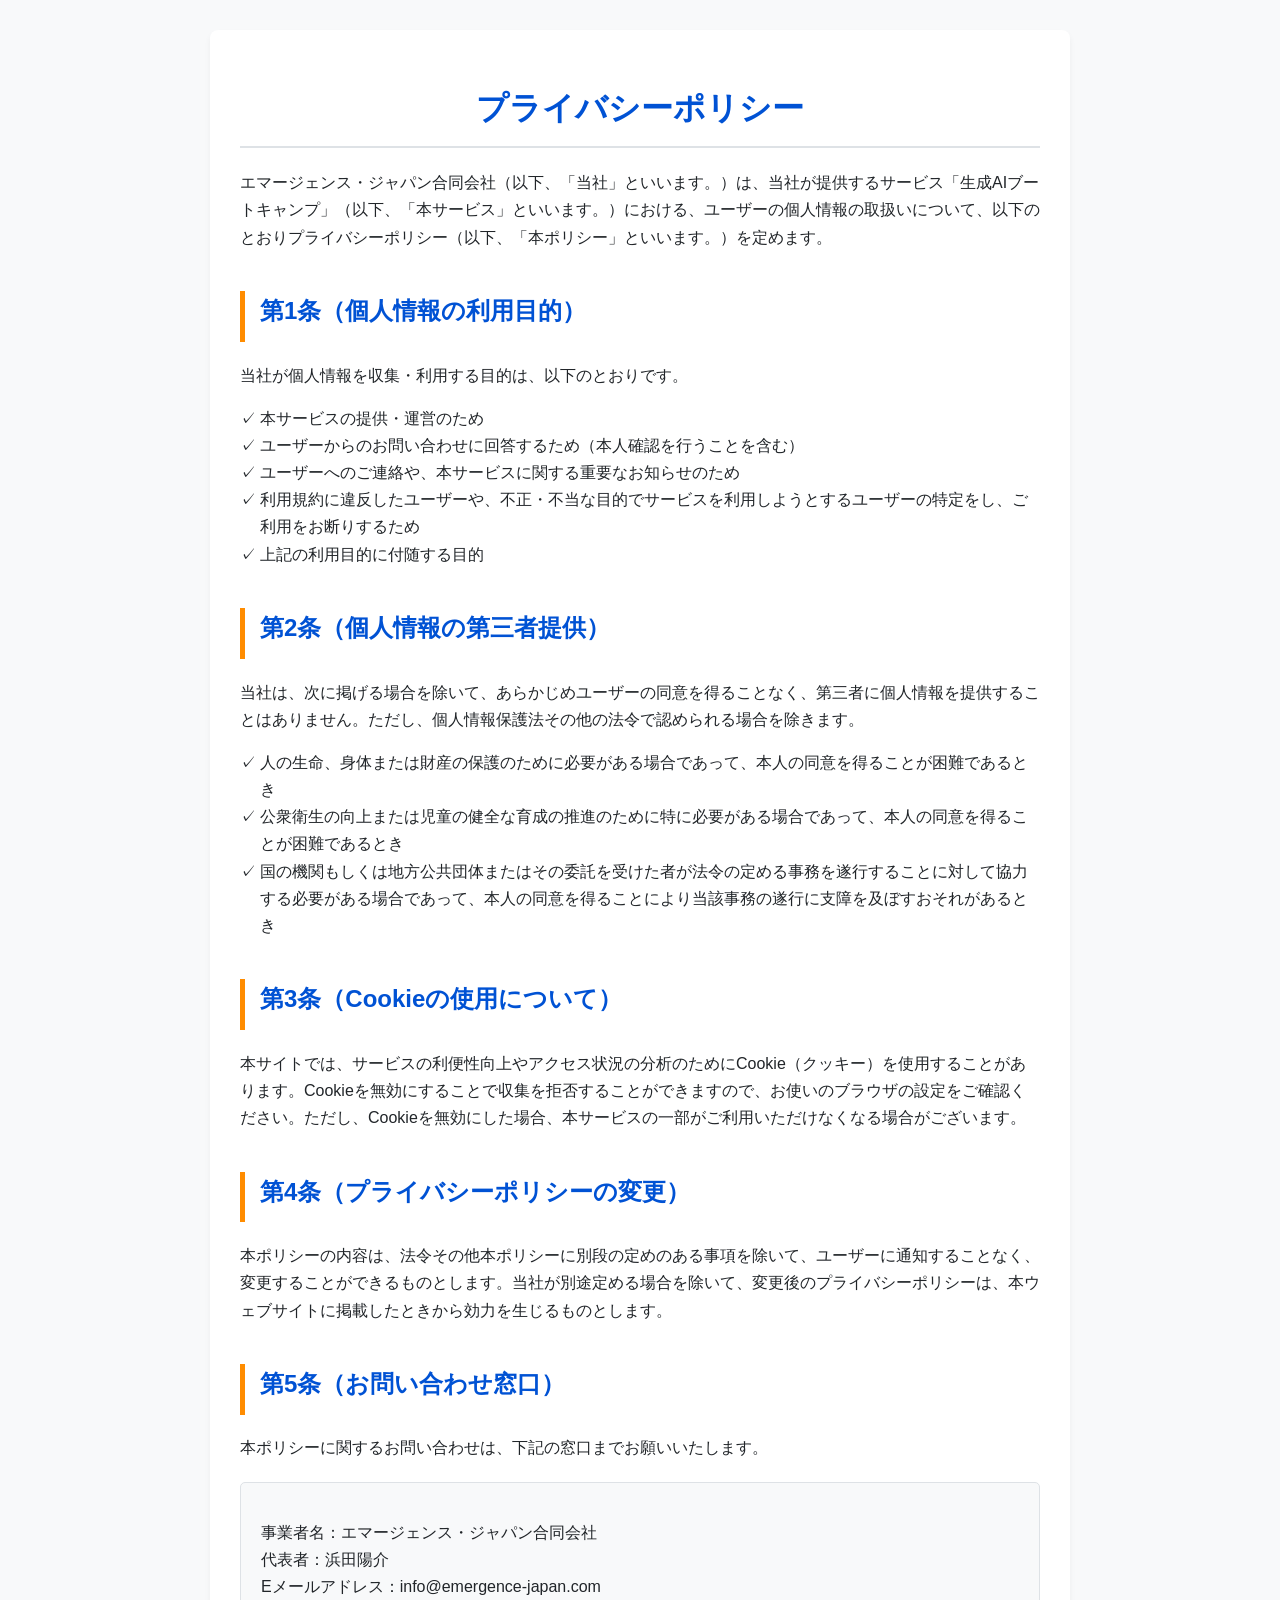
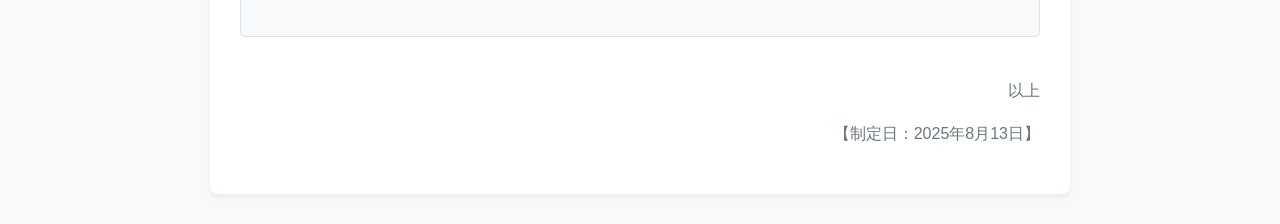
<file: privacy-policy.html>
<!DOCTYPE html>
<html lang="ja">
<head>
    <meta charset="UTF-8">
    <meta name="viewport" content="width=device-width, initial-scale=1.0">
    <title>プライバシーポリシー - 生成AIブートキャンプ</title>
    <style>
        body { 
            font-family: -apple-system, BlinkMacSystemFont, "Segoe UI", Roboto, "Helvetica Neue", Arial, sans-serif;
            line-height: 1.7;
            margin: 0;
            padding: 0;
            background-color: #f8f9fa;
            color: #212529;
        }
        .container { 
            max-width: 800px; 
            margin: 30px auto; 
            padding: 30px; 
            background-color: #ffffff; 
            border-radius: 8px;
            box-shadow: 0 4px 6px rgba(0,0,0,0.05);
        }
        h1, h2 { 
            color: #0052D4;
            border-bottom: 2px solid #dee2e6;
            padding-bottom: 10px;
        }
        h1 {
            text-align: center;
            font-size: 2rem;
        }
        h2 {
            font-size: 1.5rem;
            margin-top: 40px;
            border-left: 5px solid #FF8C00;
            padding-left: 15px;
            border-bottom: none;
        }
        p, li { 
            font-size: 1rem; 
        }
        ul { 
            padding-left: 20px;
            list-style-type: "✓ ";
        }
        .contact-info { 
            background-color: #f8f9fa; 
            border: 1px solid #dee2e6; 
            padding: 20px; 
            margin-top: 20px; 
            border-radius: 5px;
        }
        .footer-note {
            text-align: right;
            margin-top: 40px;
            font-size: 0.9rem;
            color: #6c757d;
        }
        a {
            color: #0052D4;
        }
        a:hover {
            text-decoration: none;
        }
    </style>
</head>
<body>
    <div class="container">
        <h1>プライバシーポリシー</h1>
        <p>エマージェンス・ジャパン合同会社（以下、「当社」といいます。）は、当社が提供するサービス「生成AIブートキャンプ」（以下、「本サービス」といいます。）における、ユーザーの個人情報の取扱いについて、以下のとおりプライバシーポリシー（以下、「本ポリシー」といいます。）を定めます。</p>

        <h2>第1条（個人情報の利用目的）</h2>
        <p>当社が個人情報を収集・利用する目的は、以下のとおりです。</p>
        <ul>
            <li>本サービスの提供・運営のため</li>
            <li>ユーザーからのお問い合わせに回答するため（本人確認を行うことを含む）</li>
            <li>ユーザーへのご連絡や、本サービスに関する重要なお知らせのため</li>
            <li>利用規約に違反したユーザーや、不正・不当な目的でサービスを利用しようとするユーザーの特定をし、ご利用をお断りするため</li>
            <li>上記の利用目的に付随する目的</li>
        </ul>

        <h2>第2条（個人情報の第三者提供）</h2>
        <p>当社は、次に掲げる場合を除いて、あらかじめユーザーの同意を得ることなく、第三者に個人情報を提供することはありません。ただし、個人情報保護法その他の法令で認められる場合を除きます。</p>
        <ul>
            <li>人の生命、身体または財産の保護のために必要がある場合であって、本人の同意を得ることが困難であるとき</li>
            <li>公衆衛生の向上または児童の健全な育成の推進のために特に必要がある場合であって、本人の同意を得ることが困難であるとき</li>
            <li>国の機関もしくは地方公共団体またはその委託を受けた者が法令の定める事務を遂行することに対して協力する必要がある場合であって、本人の同意を得ることにより当該事務の遂行に支障を及ぼすおそれがあるとき</li>
        </ul>

        <h2>第3条（Cookieの使用について）</h2>
        <p>本サイトでは、サービスの利便性向上やアクセス状況の分析のためにCookie（クッキー）を使用することがあります。Cookieを無効にすることで収集を拒否することができますので、お使いのブラウザの設定をご確認ください。ただし、Cookieを無効にした場合、本サービスの一部がご利用いただけなくなる場合がございます。</p>

        <h2>第4条（プライバシーポリシーの変更）</h2>
        <p>本ポリシーの内容は、法令その他本ポリシーに別段の定めのある事項を除いて、ユーザーに通知することなく、変更することができるものとします。当社が別途定める場合を除いて、変更後のプライバシーポリシーは、本ウェブサイトに掲載したときから効力を生じるものとします。</p>

        <h2>第5条（お問い合わせ窓口）</h2>
        <p>本ポリシーに関するお問い合わせは、下記の窓口までお願いいたします。</p>
        <div class="contact-info">
            <p>
                事業者名：エマージェンス・ジャパン合同会社<br>
                代表者：浜田陽介<br>
                Eメールアドレス：info@emergence-japan.com
            </p>
        </div>
        
        <div class="footer-note">
            <p>以上</p>
            <p>【制定日：2025年8月13日】</p>
        </div>
    </div>
</body>
</html>
</file>
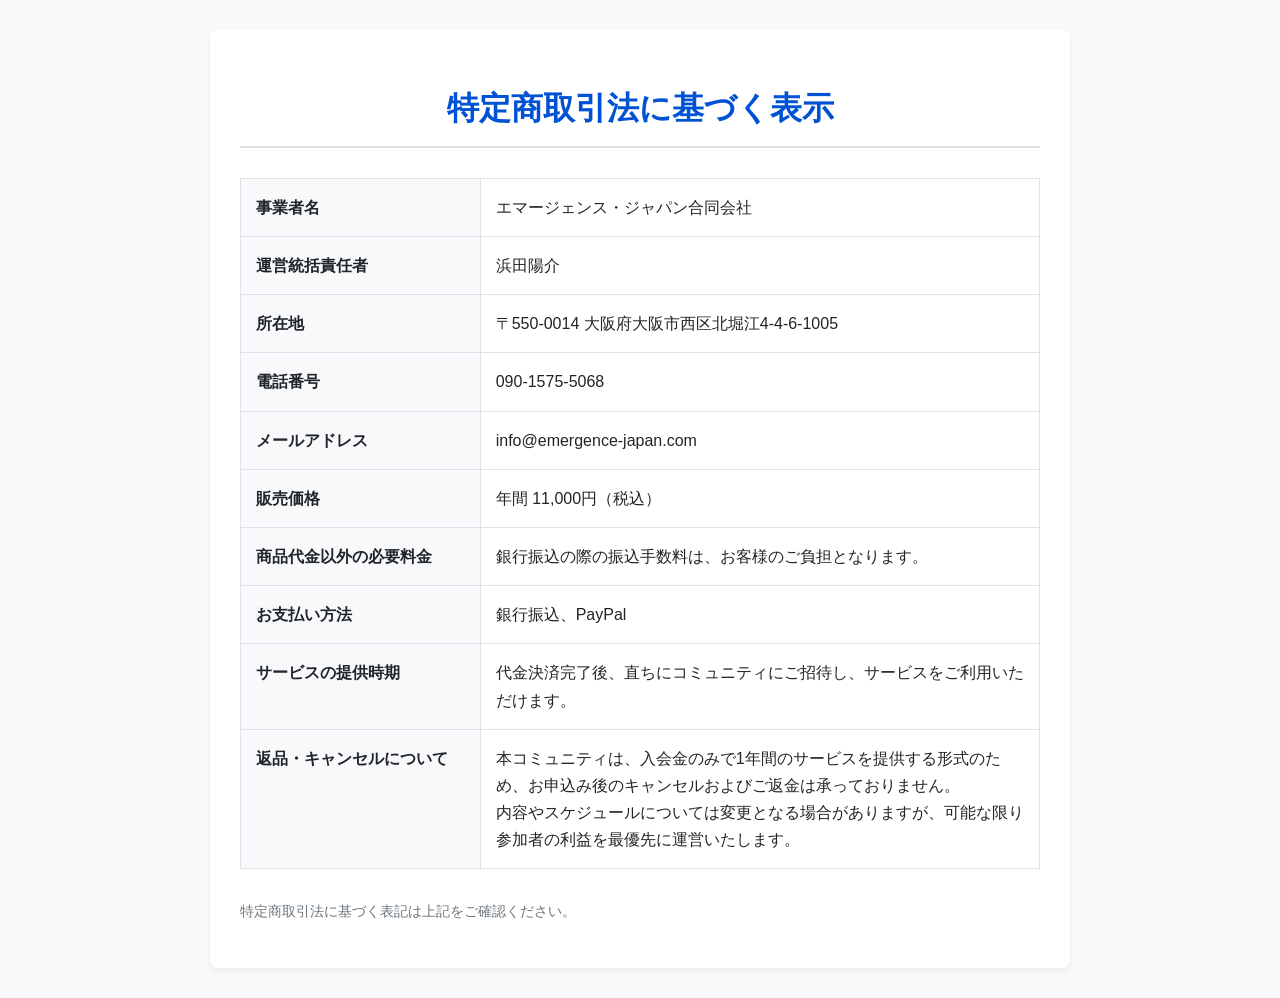
<file: tokushoho.html>
<!DOCTYPE html>
<html lang="ja">
<head>
    <meta charset="UTF-8">
    <meta name="viewport" content="width=device-width, initial-scale=1.0">
    <title>特定商取引法に基づく表示 - 生成AIブートキャンプ</title>
    <style>
        body { 
            font-family: -apple-system, BlinkMacSystemFont, "Segoe UI", Roboto, "Helvetica Neue", Arial, sans-serif;
            line-height: 1.7;
            margin: 0;
            padding: 0;
            background-color: #f8f9fa;
            color: #212529;
        }
        .container { 
            max-width: 800px; 
            margin: 30px auto; 
            padding: 30px; 
            background-color: #ffffff; 
            border-radius: 8px;
            box-shadow: 0 4px 6px rgba(0,0,0,0.05);
        }
        h1 {
            text-align: center;
            font-size: 2rem;
            color: #0052D4;
            border-bottom: 2px solid #dee2e6;
            padding-bottom: 10px;
        }
        table {
            width: 100%;
            border-collapse: collapse;
            margin-top: 30px;
        }
        th, td {
            border: 1px solid #dee2e6;
            padding: 15px;
            text-align: left;
            vertical-align: top;
        }
        th {
            background-color: #f8f9fa;
            width: 30%;
            font-weight: 600;
        }
        .notes {
            margin-top: 30px;
            font-size: 0.9rem;
            color: #6c757d;
        }
    </style>
</head>
<body>
    <div class="container">
        <h1>特定商取引法に基づく表示</h1>
        <table>
            <tr>
                <th>事業者名</th>
                <td>エマージェンス・ジャパン合同会社</td>
            </tr>
            <tr>
                <th>運営統括責任者</th>
                <td>浜田陽介</td>
            </tr>
            <tr>
                <th>所在地</th>
                <td>〒550-0014 大阪府大阪市西区北堀江4-4-6-1005</td>
            </tr>
            <tr>
                <th>電話番号</th>
                <td>090-1575-5068</td>
            </tr>
            <tr>
                <th>メールアドレス</th>
                <td>info@emergence-japan.com</td>
            </tr>
            <tr>
                <th>販売価格</th>
                <td>年間 11,000円（税込）</td>
            </tr>
            <tr>
                <th>商品代金以外の必要料金</th>
                <td>銀行振込の際の振込手数料は、お客様のご負担となります。</td>
            </tr>
            <tr>
                <th>お支払い方法</th>
                <td>銀行振込、PayPal</td>
            </tr>
            <tr>
                <th>サービスの提供時期</th>
                <td>代金決済完了後、直ちにコミュニティにご招待し、サービスをご利用いただけます。</td>
            </tr>
            <tr>
                <th>返品・キャンセルについて</th>
                <td>本コミュニティは、入会金のみで1年間のサービスを提供する形式のため、お申込み後のキャンセルおよびご返金は承っておりません。<br>内容やスケジュールについては変更となる場合がありますが、可能な限り参加者の利益を最優先に運営いたします。</td>
            </tr>
        </table>
        <div class="notes">
            <p>特定商取引法に基づく表記は上記をご確認ください。</p>
        </div>
    </div>
</body>
</html>
</file>
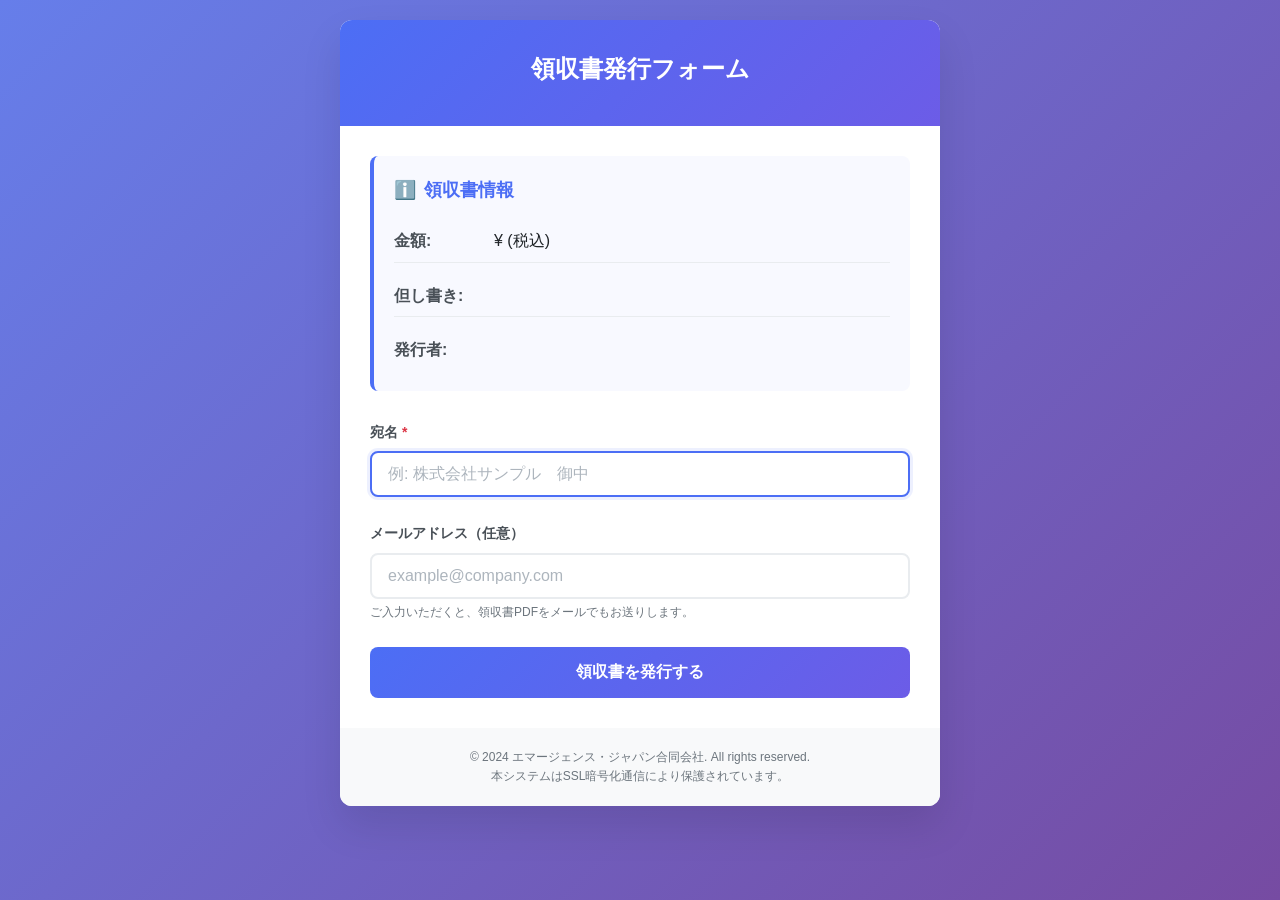
<file: recept-app/form.html>
<!DOCTYPE html>
<html lang="ja">
<head>
  <meta charset="UTF-8">
  <meta name="viewport" content="width=device-width, initial-scale=1.0">
  <title>領収書発行フォーム - エマージェンス・ジャパン合同会社</title>
  <style>
    * {
      margin: 0;
      padding: 0;
      box-sizing: border-box;
    }
    
    body {
      font-family: 'Hiragino Kaku Gothic ProN', 'Hiragino Sans', Meiryo, sans-serif;
      line-height: 1.6;
      color: #333;
      background: linear-gradient(135deg, #667eea 0%, #764ba2 100%);
      min-height: 100vh;
      padding: 20px;
    }
    
    .container {
      max-width: 600px;
      margin: 0 auto;
      background: white;
      border-radius: 12px;
      box-shadow: 0 20px 40px rgba(0, 0, 0, 0.1);
      overflow: hidden;
    }
    
    .header {
      background: linear-gradient(135deg, #4c6ef5 0%, #6c5ce7 100%);
      color: white;
      padding: 30px;
      text-align: center;
    }
    
    .header h1 {
      font-size: 24px;
      margin-bottom: 8px;
      font-weight: 600;
    }
    
    .header p {
      opacity: 0.9;
      font-size: 14px;
    }
    
    .form-content {
      padding: 30px;
    }
    
    .info-section {
      background: #f8f9ff;
      border-radius: 8px;
      padding: 20px;
      margin-bottom: 30px;
      border-left: 4px solid #4c6ef5;
    }
    
    .info-section h2 {
      color: #4c6ef5;
      font-size: 18px;
      margin-bottom: 15px;
      display: flex;
      align-items: center;
    }
    
    .info-section h2::before {
      content: "ℹ️";
      margin-right: 8px;
    }
    
    .info-grid {
      display: grid;
      gap: 12px;
    }
    
    .info-item {
      display: flex;
      padding: 8px 0;
      border-bottom: 1px solid #e9ecef;
    }
    
    .info-item:last-child {
      border-bottom: none;
    }
    
    .info-label {
      font-weight: 600;
      color: #495057;
      min-width: 100px;
    }
    
    .info-value {
      color: #212529;
      font-weight: 500;
    }
    
    .form-group {
      margin-bottom: 25px;
    }
    
    .form-group label {
      display: block;
      margin-bottom: 8px;
      color: #495057;
      font-weight: 600;
      font-size: 14px;
    }
    
    .required {
      color: #dc3545;
    }
    
    .form-control {
      width: 100%;
      padding: 12px 16px;
      border: 2px solid #e9ecef;
      border-radius: 8px;
      font-size: 16px;
      transition: all 0.3s ease;
      font-family: inherit;
    }
    
    .form-control:focus {
      outline: none;
      border-color: #4c6ef5;
      box-shadow: 0 0 0 3px rgba(76, 110, 245, 0.1);
    }
    
    .form-control::placeholder {
      color: #adb5bd;
    }
    
    .submit-btn {
      width: 100%;
      background: linear-gradient(135deg, #4c6ef5 0%, #6c5ce7 100%);
      color: white;
      padding: 15px 24px;
      border: none;
      border-radius: 8px;
      font-size: 16px;
      font-weight: 600;
      cursor: pointer;
      transition: all 0.3s ease;
      position: relative;
      overflow: hidden;
    }
    
    .submit-btn:hover {
      transform: translateY(-2px);
      box-shadow: 0 8px 25px rgba(76, 110, 245, 0.3);
    }
    
    .submit-btn:active {
      transform: translateY(0);
    }
    
    .submit-btn:disabled {
      opacity: 0.6;
      cursor: not-allowed;
      transform: none;
    }
    
    .loading {
      display: none;
      align-items: center;
      justify-content: center;
    }
    
    .loading::before {
      content: "";
      width: 20px;
      height: 20px;
      border: 2px solid rgba(255, 255, 255, 0.3);
      border-radius: 50%;
      border-top-color: white;
      animation: spin 1s linear infinite;
      margin-right: 8px;
    }
    
    @keyframes spin {
      to {
        transform: rotate(360deg);
      }
    }
    
    .result {
      display: none;
      padding: 20px;
      margin-top: 20px;
      border-radius: 8px;
      text-align: center;
    }
    
    .result.success {
      background: #d1e7dd;
      border: 1px solid #a3cfbb;
      color: #0a3622;
    }
    
    .result.error {
      background: #f8d7da;
      border: 1px solid #f1aeb5;
      color: #58151c;
    }
    
    .result h3 {
      margin-bottom: 15px;
      font-size: 18px;
    }
    
    .download-link {
      display: inline-block;
      background: #198754;
      color: white;
      padding: 12px 24px;
      text-decoration: none;
      border-radius: 6px;
      font-weight: 600;
      margin-top: 15px;
      transition: background 0.3s ease;
    }
    
    .download-link:hover {
      background: #146c43;
    }
    
    .footer {
      background: #f8f9fa;
      padding: 20px;
      text-align: center;
      font-size: 12px;
      color: #6c757d;
    }
    
    @media (max-width: 768px) {
      body {
        padding: 10px;
      }
      
      .header {
        padding: 20px;
      }
      
      .header h1 {
        font-size: 20px;
      }
      
      .form-content {
        padding: 20px;
      }
      
      .info-section {
        padding: 15px;
      }
    }
  </style>
</head>
<body>
  <div class="container">
    <div class="header">
      <h1>領収書発行フォーム</h1>
      <p><?!= company ?></p>
    </div>
    
    <div class="form-content">
      <div class="info-section">
        <h2>領収書情報</h2>
        <div class="info-grid">
          <div class="info-item">
            <span class="info-label">金額:</span>
            <span class="info-value">¥<?!= Number(amount).toLocaleString() ?> (税込)</span>
          </div>
          <div class="info-item">
            <span class="info-label">但し書き:</span>
            <span class="info-value"><?!= description ?></span>
          </div>
          <div class="info-item">
            <span class="info-label">発行者:</span>
            <span class="info-value"><?!= company ?></span>
          </div>
        </div>
      </div>
      
      <form id="receiptForm">
        <input type="hidden" name="token" value="<?!= token ?>">
        
        <div class="form-group">
          <label for="bill_to">
            宛名 <span class="required">*</span>
          </label>
          <input 
            type="text" 
            id="bill_to" 
            name="bill_to" 
            class="form-control" 
            placeholder="例: 株式会社サンプル　御中"
            required
            maxlength="100"
          >
        </div>
        
        <div class="form-group">
          <label for="customer_email">
            メールアドレス（任意）
          </label>
          <input 
            type="email" 
            id="customer_email" 
            name="customer_email" 
            class="form-control" 
            placeholder="example@company.com"
            maxlength="100"
          >
          <small style="color: #6c757d; font-size: 12px; margin-top: 4px; display: block;">
            ご入力いただくと、領収書PDFをメールでもお送りします。
          </small>
        </div>
        
        <button type="submit" class="submit-btn" id="submitBtn">
          <span class="btn-text">領収書を発行する</span>
          <span class="loading">発行中...</span>
        </button>
      </form>
      
      <div id="result" class="result"></div>
    </div>
    
    <div class="footer">
      <p>© 2024 エマージェンス・ジャパン合同会社. All rights reserved.</p>
      <p>本システムはSSL暗号化通信により保護されています。</p>
    </div>
  </div>

  <script>
    document.getElementById('receiptForm').addEventListener('submit', async function(e) {
      e.preventDefault();
      
      const submitBtn = document.getElementById('submitBtn');
      const btnText = submitBtn.querySelector('.btn-text');
      const loading = submitBtn.querySelector('.loading');
      const result = document.getElementById('result');
      
      // ボタン状態変更
      submitBtn.disabled = true;
      btnText.style.display = 'none';
      loading.style.display = 'flex';
      result.style.display = 'none';
      
      try {
        const formData = new FormData(this);
        
        const response = await fetch(window.location.href, {
          method: 'POST',
          body: new URLSearchParams(formData)
        });

        console.log('Response status:', response.status);
        console.log('Response content-type:', response.headers.get('content-type'));

        const responseText = await response.text();
        console.log('Raw response text:', responseText);

        if (responseText.startsWith('<')) {
          throw new Error('サーバーからHTMLレスポンスが返されました: ' + responseText.substring(0, 100));
        }

        const data = JSON.parse(responseText);
        
        if (data.success) {
          result.className = 'result success';
          result.innerHTML = `
            <h3>✅ ${data.message}</h3>
            <p><strong>領収書番号:</strong> ${data.receiptNo}</p>
            <p>下記のボタンをクリックして領収書PDFをダウンロードしてください。</p>
            ${data.downloadUrl ? `<a href="${data.downloadUrl}" class="download-link" download>📄 領収書PDFをダウンロード</a>` : ''}
            <p style="margin-top: 15px; font-size: 14px; color: #6c757d;">
              メールアドレスをご入力いただいた場合、PDFをメールでもお送りしております。
            </p>
          `;
        } else {
          throw new Error(data.error || '不明なエラーが発生しました');
        }
        
      } catch (error) {
        console.error('Error:', error);
        result.className = 'result error';
        result.innerHTML = `
          <h3>❌ エラーが発生しました</h3>
          <p>${error.message}</p>
          <p style="margin-top: 15px; font-size: 14px;">
            問題が解決しない場合は、お手数ですが下記までお問い合わせください。<br>
            Email: info@emergence-japan.com
          </p>
        `;
      } finally {
        // ボタン状態を戻す
        submitBtn.disabled = false;
        btnText.style.display = 'inline';
        loading.style.display = 'none';
        result.style.display = 'block';
        
        // 結果表示位置にスクロール
        result.scrollIntoView({ behavior: 'smooth', block: 'center' });
      }
    });
    
    // 宛名入力フィールドにフォーカス
    document.getElementById('bill_to').focus();
    
    // リアルタイム入力検証
    document.getElementById('bill_to').addEventListener('input', function(e) {
      const value = e.target.value.trim();
      const submitBtn = document.getElementById('submitBtn');
      
      if (value.length > 0) {
        submitBtn.style.opacity = '1';
      } else {
        submitBtn.style.opacity = '0.6';
      }
    });
    
    // Enterキーでの送信防止（誤送信を防ぐ）
    document.getElementById('bill_to').addEventListener('keypress', function(e) {
      if (e.key === 'Enter') {
        e.preventDefault();
      }
    });
  </script>
</body>
</html>
</file>
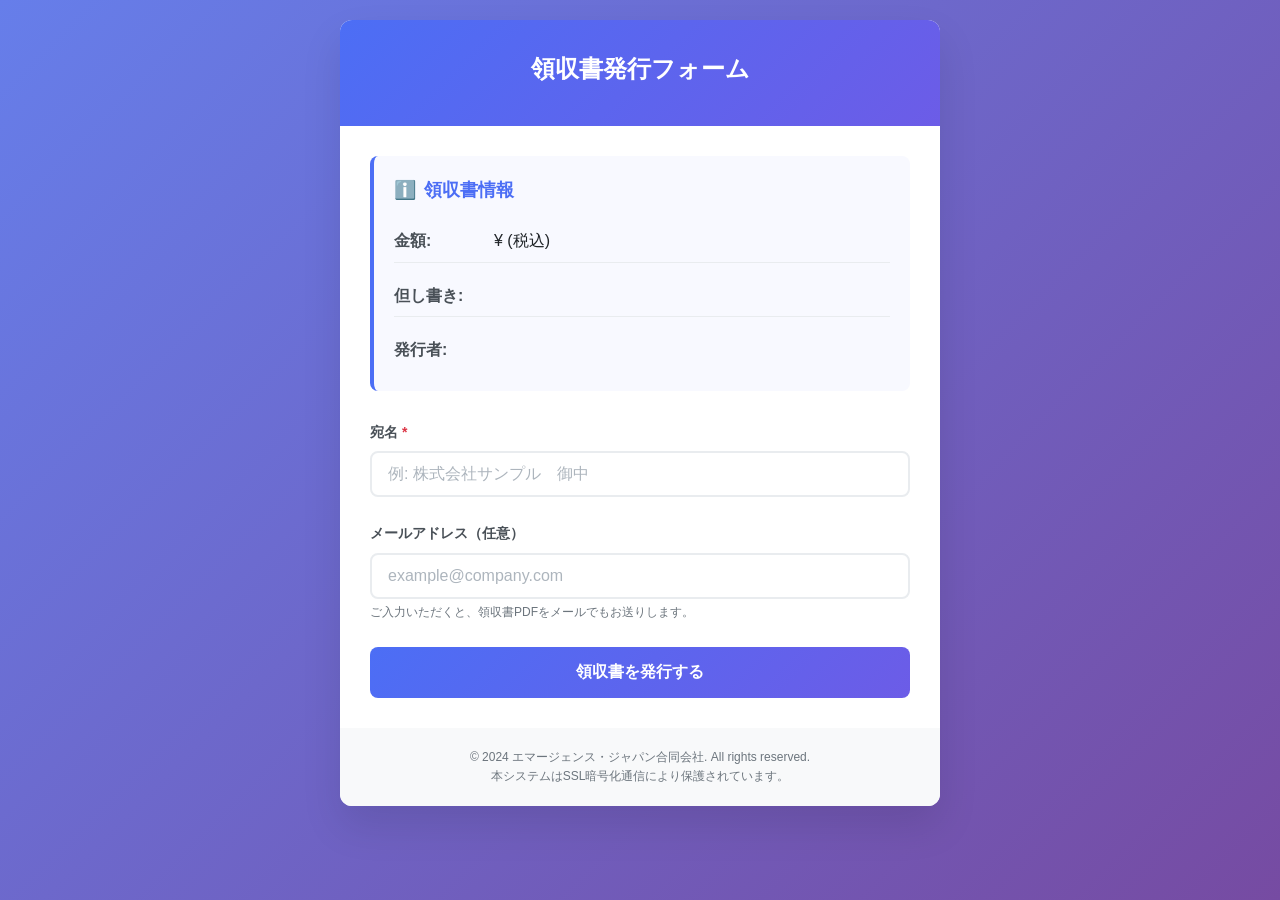
<file: recept-app/form_GET版.html>
<!DOCTYPE html>
<html lang="ja">
<head>
  <meta charset="UTF-8">
  <meta name="viewport" content="width=device-width, initial-scale=1.0">
  <title>領収書発行フォーム - エマージェンス・ジャパン合同会社</title>
  <style>
    * {
      margin: 0;
      padding: 0;
      box-sizing: border-box;
    }
    
    body {
      font-family: 'Hiragino Kaku Gothic ProN', 'Hiragino Sans', Meiryo, sans-serif;
      line-height: 1.6;
      color: #333;
      background: linear-gradient(135deg, #667eea 0%, #764ba2 100%);
      min-height: 100vh;
      padding: 20px;
    }
    
    .container {
      max-width: 600px;
      margin: 0 auto;
      background: white;
      border-radius: 12px;
      box-shadow: 0 20px 40px rgba(0, 0, 0, 0.1);
      overflow: hidden;
    }
    
    .header {
      background: linear-gradient(135deg, #4c6ef5 0%, #6c5ce7 100%);
      color: white;
      padding: 30px;
      text-align: center;
    }
    
    .header h1 {
      font-size: 24px;
      margin-bottom: 8px;
      font-weight: 600;
    }
    
    .header p {
      opacity: 0.9;
      font-size: 14px;
    }
    
    .form-content {
      padding: 30px;
    }
    
    .info-section {
      background: #f8f9ff;
      border-radius: 8px;
      padding: 20px;
      margin-bottom: 30px;
      border-left: 4px solid #4c6ef5;
    }
    
    .info-section h2 {
      color: #4c6ef5;
      font-size: 18px;
      margin-bottom: 15px;
      display: flex;
      align-items: center;
    }
    
    .info-section h2::before {
      content: "ℹ️";
      margin-right: 8px;
    }
    
    .info-grid {
      display: grid;
      gap: 12px;
    }
    
    .info-item {
      display: flex;
      padding: 8px 0;
      border-bottom: 1px solid #e9ecef;
    }
    
    .info-item:last-child {
      border-bottom: none;
    }
    
    .info-label {
      font-weight: 600;
      color: #495057;
      min-width: 100px;
    }
    
    .info-value {
      color: #212529;
      font-weight: 500;
    }
    
    .form-group {
      margin-bottom: 25px;
    }
    
    .form-group label {
      display: block;
      margin-bottom: 8px;
      color: #495057;
      font-weight: 600;
      font-size: 14px;
    }
    
    .required {
      color: #dc3545;
    }
    
    .form-control {
      width: 100%;
      padding: 12px 16px;
      border: 2px solid #e9ecef;
      border-radius: 8px;
      font-size: 16px;
      transition: all 0.3s ease;
      font-family: inherit;
    }
    
    .form-control:focus {
      outline: none;
      border-color: #4c6ef5;
      box-shadow: 0 0 0 3px rgba(76, 110, 245, 0.1);
    }
    
    .form-control::placeholder {
      color: #adb5bd;
    }
    
    .submit-btn {
      width: 100%;
      background: linear-gradient(135deg, #4c6ef5 0%, #6c5ce7 100%);
      color: white;
      padding: 15px 24px;
      border: none;
      border-radius: 8px;
      font-size: 16px;
      font-weight: 600;
      cursor: pointer;
      transition: all 0.3s ease;
    }
    
    .submit-btn:hover {
      transform: translateY(-2px);
      box-shadow: 0 8px 25px rgba(76, 110, 245, 0.3);
    }
    
    .submit-btn:active {
      transform: translateY(0);
    }
    
    .footer {
      background: #f8f9fa;
      padding: 20px;
      text-align: center;
      font-size: 12px;
      color: #6c757d;
    }
    
    @media (max-width: 768px) {
      body {
        padding: 10px;
      }
      
      .header {
        padding: 20px;
      }
      
      .header h1 {
        font-size: 20px;
      }
      
      .form-content {
        padding: 20px;
      }
      
      .info-section {
        padding: 15px;
      }
    }
  </style>
</head>
<body>
  <div class="container">
    <div class="header">
      <h1>領収書発行フォーム</h1>
      <p><?!= company ?></p>
    </div>
    
    <div class="form-content">
      <div class="info-section">
        <h2>領収書情報</h2>
        <div class="info-grid">
          <div class="info-item">
            <span class="info-label">金額:</span>
            <span class="info-value">¥<?!= Number(amount).toLocaleString() ?> (税込)</span>
          </div>
          <div class="info-item">
            <span class="info-label">但し書き:</span>
            <span class="info-value"><?!= description ?></span>
          </div>
          <div class="info-item">
            <span class="info-label">発行者:</span>
            <span class="info-value"><?!= company ?></span>
          </div>
        </div>
      </div>
      
      <!-- GETメソッドのフォーム（確実に動作する） -->
      <form method="GET" action="">
        <input type="hidden" name="action" value="post">
        <input type="hidden" name="token" value="<?!= token ?>">
        
        <div class="form-group">
          <label for="bill_to">
            宛名 <span class="required">*</span>
          </label>
          <input 
            type="text" 
            id="bill_to" 
            name="bill_to" 
            class="form-control" 
            placeholder="例: 株式会社サンプル　御中"
            required
            maxlength="100"
          >
        </div>
        
        <div class="form-group">
          <label for="customer_email">
            メールアドレス（任意）
          </label>
          <input 
            type="email" 
            id="customer_email" 
            name="customer_email" 
            class="form-control" 
            placeholder="example@company.com"
            maxlength="100"
          >
          <small style="color: #6c757d; font-size: 12px; margin-top: 4px; display: block;">
            ご入力いただくと、領収書PDFをメールでもお送りします。
          </small>
        </div>
        
        <button type="submit" class="submit-btn">
          領収書を発行する
        </button>
      </form>
    </div>
    
    <div class="footer">
      <p>© 2024 エマージェンス・ジャパン合同会社. All rights reserved.</p>
      <p>本システムはSSL暗号化通信により保護されています。</p>
    </div>
  </div>
</body>
</html>
</file>
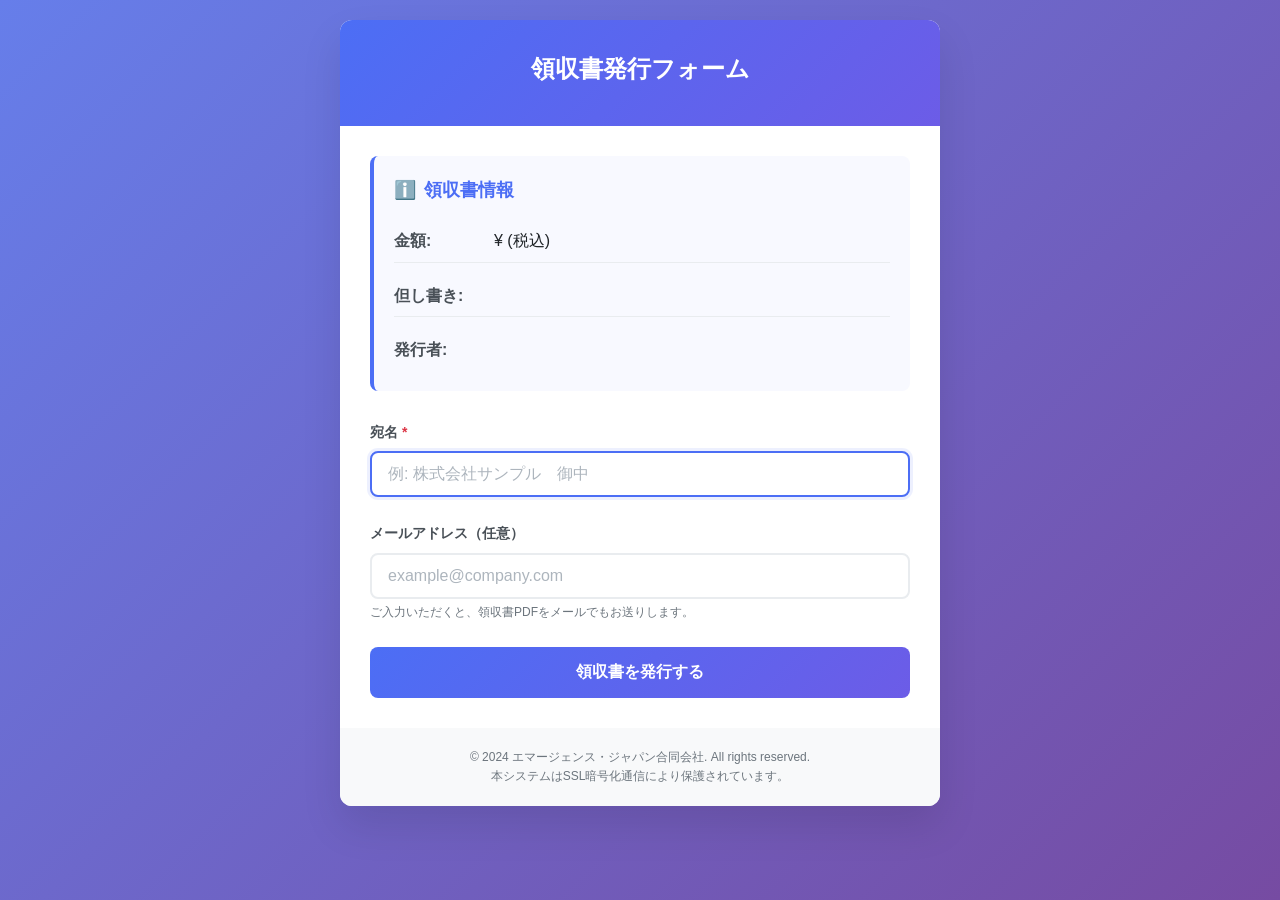
<file: recept-app/form_修正版.html>
<!DOCTYPE html>
<html lang="ja">
<head>
  <meta charset="UTF-8">
  <meta name="viewport" content="width=device-width, initial-scale=1.0">
  <title>領収書発行フォーム - エマージェンス・ジャパン合同会社</title>
  <style>
    * {
      margin: 0;
      padding: 0;
      box-sizing: border-box;
    }
    
    body {
      font-family: 'Hiragino Kaku Gothic ProN', 'Hiragino Sans', Meiryo, sans-serif;
      line-height: 1.6;
      color: #333;
      background: linear-gradient(135deg, #667eea 0%, #764ba2 100%);
      min-height: 100vh;
      padding: 20px;
    }
    
    .container {
      max-width: 600px;
      margin: 0 auto;
      background: white;
      border-radius: 12px;
      box-shadow: 0 20px 40px rgba(0, 0, 0, 0.1);
      overflow: hidden;
    }
    
    .header {
      background: linear-gradient(135deg, #4c6ef5 0%, #6c5ce7 100%);
      color: white;
      padding: 30px;
      text-align: center;
    }
    
    .header h1 {
      font-size: 24px;
      margin-bottom: 8px;
      font-weight: 600;
    }
    
    .header p {
      opacity: 0.9;
      font-size: 14px;
    }
    
    .form-content {
      padding: 30px;
    }
    
    .info-section {
      background: #f8f9ff;
      border-radius: 8px;
      padding: 20px;
      margin-bottom: 30px;
      border-left: 4px solid #4c6ef5;
    }
    
    .info-section h2 {
      color: #4c6ef5;
      font-size: 18px;
      margin-bottom: 15px;
      display: flex;
      align-items: center;
    }
    
    .info-section h2::before {
      content: "ℹ️";
      margin-right: 8px;
    }
    
    .info-grid {
      display: grid;
      gap: 12px;
    }
    
    .info-item {
      display: flex;
      padding: 8px 0;
      border-bottom: 1px solid #e9ecef;
    }
    
    .info-item:last-child {
      border-bottom: none;
    }
    
    .info-label {
      font-weight: 600;
      color: #495057;
      min-width: 100px;
    }
    
    .info-value {
      color: #212529;
      font-weight: 500;
    }
    
    .form-group {
      margin-bottom: 25px;
    }
    
    .form-group label {
      display: block;
      margin-bottom: 8px;
      color: #495057;
      font-weight: 600;
      font-size: 14px;
    }
    
    .required {
      color: #dc3545;
    }
    
    .form-control {
      width: 100%;
      padding: 12px 16px;
      border: 2px solid #e9ecef;
      border-radius: 8px;
      font-size: 16px;
      transition: all 0.3s ease;
      font-family: inherit;
    }
    
    .form-control:focus {
      outline: none;
      border-color: #4c6ef5;
      box-shadow: 0 0 0 3px rgba(76, 110, 245, 0.1);
    }
    
    .form-control::placeholder {
      color: #adb5bd;
    }
    
    .submit-btn {
      width: 100%;
      background: linear-gradient(135deg, #4c6ef5 0%, #6c5ce7 100%);
      color: white;
      padding: 15px 24px;
      border: none;
      border-radius: 8px;
      font-size: 16px;
      font-weight: 600;
      cursor: pointer;
      transition: all 0.3s ease;
      position: relative;
      overflow: hidden;
    }
    
    .submit-btn:hover {
      transform: translateY(-2px);
      box-shadow: 0 8px 25px rgba(76, 110, 245, 0.3);
    }
    
    .submit-btn:active {
      transform: translateY(0);
    }
    
    .submit-btn:disabled {
      opacity: 0.6;
      cursor: not-allowed;
      transform: none;
    }
    
    .loading {
      display: none;
      align-items: center;
      justify-content: center;
    }
    
    .loading::before {
      content: "";
      width: 20px;
      height: 20px;
      border: 2px solid rgba(255, 255, 255, 0.3);
      border-radius: 50%;
      border-top-color: white;
      animation: spin 1s linear infinite;
      margin-right: 8px;
    }
    
    @keyframes spin {
      to {
        transform: rotate(360deg);
      }
    }
    
    .result {
      display: none;
      padding: 20px;
      margin-top: 20px;
      border-radius: 8px;
      text-align: center;
    }
    
    .result.success {
      background: #d1e7dd;
      border: 1px solid #a3cfbb;
      color: #0a3622;
    }
    
    .result.error {
      background: #f8d7da;
      border: 1px solid #f1aeb5;
      color: #58151c;
    }
    
    .result h3 {
      margin-bottom: 15px;
      font-size: 18px;
    }
    
    .download-link {
      display: inline-block;
      background: #198754;
      color: white;
      padding: 12px 24px;
      text-decoration: none;
      border-radius: 6px;
      font-weight: 600;
      margin-top: 15px;
      transition: background 0.3s ease;
    }
    
    .download-link:hover {
      background: #146c43;
    }
    
    .footer {
      background: #f8f9fa;
      padding: 20px;
      text-align: center;
      font-size: 12px;
      color: #6c757d;
    }
    
    @media (max-width: 768px) {
      body {
        padding: 10px;
      }
      
      .header {
        padding: 20px;
      }
      
      .header h1 {
        font-size: 20px;
      }
      
      .form-content {
        padding: 20px;
      }
      
      .info-section {
        padding: 15px;
      }
    }
  </style>
</head>
<body>
  <div class="container">
    <div class="header">
      <h1>領収書発行フォーム</h1>
      <p><?!= company ?></p>
    </div>
    
    <div class="form-content">
      <div class="info-section">
        <h2>領収書情報</h2>
        <div class="info-grid">
          <div class="info-item">
            <span class="info-label">金額:</span>
            <span class="info-value">¥<?!= Number(amount).toLocaleString() ?> (税込)</span>
          </div>
          <div class="info-item">
            <span class="info-label">但し書き:</span>
            <span class="info-value"><?!= description ?></span>
          </div>
          <div class="info-item">
            <span class="info-label">発行者:</span>
            <span class="info-value"><?!= company ?></span>
          </div>
        </div>
      </div>
      
      <form id="receiptForm">
        <input type="hidden" name="token" value="<?!= token ?>">
        
        <div class="form-group">
          <label for="bill_to">
            宛名 <span class="required">*</span>
          </label>
          <input 
            type="text" 
            id="bill_to" 
            name="bill_to" 
            class="form-control" 
            placeholder="例: 株式会社サンプル　御中"
            required
            maxlength="100"
          >
        </div>
        
        <div class="form-group">
          <label for="customer_email">
            メールアドレス（任意）
          </label>
          <input 
            type="email" 
            id="customer_email" 
            name="customer_email" 
            class="form-control" 
            placeholder="example@company.com"
            maxlength="100"
          >
          <small style="color: #6c757d; font-size: 12px; margin-top: 4px; display: block;">
            ご入力いただくと、領収書PDFをメールでもお送りします。
          </small>
        </div>
        
        <button type="submit" class="submit-btn" id="submitBtn">
          <span class="btn-text">領収書を発行する</span>
          <span class="loading">発行中...</span>
        </button>
      </form>
      
      <div id="result" class="result"></div>
    </div>
    
    <div class="footer">
      <p>© 2024 エマージェンス・ジャパン合同会社. All rights reserved.</p>
      <p>本システムはSSL暗号化通信により保護されています。</p>
    </div>
  </div>

  <script>
    document.getElementById('receiptForm').addEventListener('submit', async function(e) {
      e.preventDefault();
      
      const submitBtn = document.getElementById('submitBtn');
      const btnText = submitBtn.querySelector('.btn-text');
      const loading = submitBtn.querySelector('.loading');
      const result = document.getElementById('result');
      
      // ボタン状態変更
      submitBtn.disabled = true;
      btnText.style.display = 'none';
      loading.style.display = 'flex';
      result.style.display = 'none';
      
      try {
        const formData = new FormData(this);
        
        // 新しいPOST方法：URLパラメータではなく専用エンドポイント
        const postUrl = window.location.href.split('?')[0]; // トークン部分を除去
        const params = new URLSearchParams(formData);
        params.append('action', 'post'); // POST識別用パラメータ
        
        console.log('POST URL:', postUrl);
        console.log('POST Data:', params.toString());
        
        const response = await fetch(postUrl, {
          method: 'POST',
          headers: {
            'Content-Type': 'application/x-www-form-urlencoded',
          },
          body: params.toString()
        });

        console.log('Response status:', response.status);
        console.log('Response content-type:', response.headers.get('content-type'));

        const responseText = await response.text();
        console.log('Raw response text:', responseText);

        if (responseText.startsWith('<')) {
          throw new Error('サーバーからHTMLレスポンスが返されました: ' + responseText.substring(0, 100));
        }

        const data = JSON.parse(responseText);
        
        if (data.success) {
          result.className = 'result success';
          result.innerHTML = `
            <h3>✅ ${data.message}</h3>
            <p><strong>領収書番号:</strong> ${data.receiptNo}</p>
            <p>下記のボタンをクリックして領収書PDFをダウンロードしてください。</p>
            ${data.downloadUrl ? `<a href="${data.downloadUrl}" class="download-link" download>📄 領収書PDFをダウンロード</a>` : ''}
            <p style="margin-top: 15px; font-size: 14px; color: #6c757d;">
              メールアドレスをご入力いただいた場合、PDFをメールでもお送りしております。
            </p>
          `;
        } else {
          throw new Error(data.error || '不明なエラーが発生しました');
        }
        
      } catch (error) {
        console.error('Error:', error);
        result.className = 'result error';
        result.innerHTML = `
          <h3>❌ エラーが発生しました</h3>
          <p>${error.message}</p>
          <p style="margin-top: 15px; font-size: 14px;">
            問題が解決しない場合は、お手数ですが下記までお問い合わせください。<br>
            Email: info@emergence-japan.com
          </p>
        `;
      } finally {
        // ボタン状態を戻す
        submitBtn.disabled = false;
        btnText.style.display = 'inline';
        loading.style.display = 'none';
        result.style.display = 'block';
        
        // 結果表示位置にスクロール
        result.scrollIntoView({ behavior: 'smooth', block: 'center' });
      }
    });
    
    // 宛名入力フィールドにフォーカス
    document.getElementById('bill_to').focus();
    
    // リアルタイム入力検証
    document.getElementById('bill_to').addEventListener('input', function(e) {
      const value = e.target.value.trim();
      const submitBtn = document.getElementById('submitBtn');
      
      if (value.length > 0) {
        submitBtn.style.opacity = '1';
      } else {
        submitBtn.style.opacity = '0.6';
      }
    });
    
    // Enterキーでの送信防止（誤送信を防ぐ）
    document.getElementById('bill_to').addEventListener('keypress', function(e) {
      if (e.key === 'Enter') {
        e.preventDefault();
      }
    });
  </script>
</body>
</html>
</file>
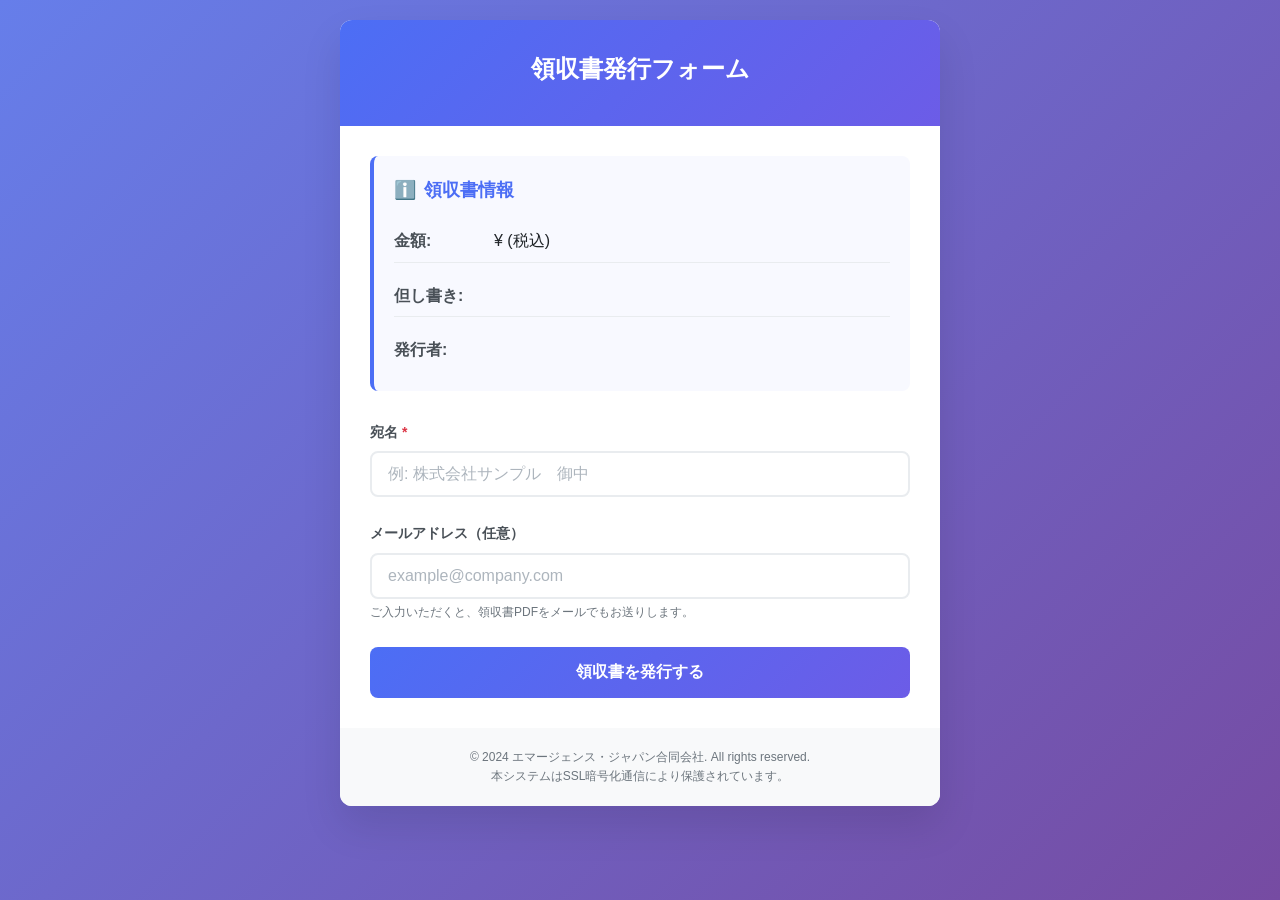
<file: recept-app/form_完全シンプル版.html>
<!DOCTYPE html>
<html lang="ja">
<head>
  <meta charset="UTF-8">
  <meta name="viewport" content="width=device-width, initial-scale=1.0">
  <title>領収書発行フォーム - エマージェンス・ジャパン合同会社</title>
  <style>
    * {
      margin: 0;
      padding: 0;
      box-sizing: border-box;
    }
    
    body {
      font-family: 'Hiragino Kaku Gothic ProN', 'Hiragino Sans', Meiryo, sans-serif;
      line-height: 1.6;
      color: #333;
      background: linear-gradient(135deg, #667eea 0%, #764ba2 100%);
      min-height: 100vh;
      padding: 20px;
    }
    
    .container {
      max-width: 600px;
      margin: 0 auto;
      background: white;
      border-radius: 12px;
      box-shadow: 0 20px 40px rgba(0, 0, 0, 0.1);
      overflow: hidden;
    }
    
    .header {
      background: linear-gradient(135deg, #4c6ef5 0%, #6c5ce7 100%);
      color: white;
      padding: 30px;
      text-align: center;
    }
    
    .header h1 {
      font-size: 24px;
      margin-bottom: 8px;
      font-weight: 600;
    }
    
    .header p {
      opacity: 0.9;
      font-size: 14px;
    }
    
    .form-content {
      padding: 30px;
    }
    
    .info-section {
      background: #f8f9ff;
      border-radius: 8px;
      padding: 20px;
      margin-bottom: 30px;
      border-left: 4px solid #4c6ef5;
    }
    
    .info-section h2 {
      color: #4c6ef5;
      font-size: 18px;
      margin-bottom: 15px;
      display: flex;
      align-items: center;
    }
    
    .info-section h2::before {
      content: "ℹ️";
      margin-right: 8px;
    }
    
    .info-grid {
      display: grid;
      gap: 12px;
    }
    
    .info-item {
      display: flex;
      padding: 8px 0;
      border-bottom: 1px solid #e9ecef;
    }
    
    .info-item:last-child {
      border-bottom: none;
    }
    
    .info-label {
      font-weight: 600;
      color: #495057;
      min-width: 100px;
    }
    
    .info-value {
      color: #212529;
      font-weight: 500;
    }
    
    .form-group {
      margin-bottom: 25px;
    }
    
    .form-group label {
      display: block;
      margin-bottom: 8px;
      color: #495057;
      font-weight: 600;
      font-size: 14px;
    }
    
    .required {
      color: #dc3545;
    }
    
    .form-control {
      width: 100%;
      padding: 12px 16px;
      border: 2px solid #e9ecef;
      border-radius: 8px;
      font-size: 16px;
      transition: all 0.3s ease;
      font-family: inherit;
    }
    
    .form-control:focus {
      outline: none;
      border-color: #4c6ef5;
      box-shadow: 0 0 0 3px rgba(76, 110, 245, 0.1);
    }
    
    .form-control::placeholder {
      color: #adb5bd;
    }
    
    .submit-btn {
      width: 100%;
      background: linear-gradient(135deg, #4c6ef5 0%, #6c5ce7 100%);
      color: white;
      padding: 15px 24px;
      border: none;
      border-radius: 8px;
      font-size: 16px;
      font-weight: 600;
      cursor: pointer;
      transition: all 0.3s ease;
    }
    
    .submit-btn:hover {
      transform: translateY(-2px);
      box-shadow: 0 8px 25px rgba(76, 110, 245, 0.3);
    }
    
    .submit-btn:active {
      transform: translateY(0);
    }
    
    .footer {
      background: #f8f9fa;
      padding: 20px;
      text-align: center;
      font-size: 12px;
      color: #6c757d;
    }
    
    @media (max-width: 768px) {
      body {
        padding: 10px;
      }
      
      .header {
        padding: 20px;
      }
      
      .header h1 {
        font-size: 20px;
      }
      
      .form-content {
        padding: 20px;
      }
      
      .info-section {
        padding: 15px;
      }
    }
  </style>
</head>
<body>
  <div class="container">
    <div class="header">
      <h1>領収書発行フォーム</h1>
      <p><?!= company ?></p>
    </div>
    
    <div class="form-content">
      <div class="info-section">
        <h2>領収書情報</h2>
        <div class="info-grid">
          <div class="info-item">
            <span class="info-label">金額:</span>
            <span class="info-value">¥<?!= Number(amount).toLocaleString() ?> (税込)</span>
          </div>
          <div class="info-item">
            <span class="info-label">但し書き:</span>
            <span class="info-value"><?!= description ?></span>
          </div>
          <div class="info-item">
            <span class="info-label">発行者:</span>
            <span class="info-value"><?!= company ?></span>
          </div>
        </div>
      </div>
      
      <!-- 完全にシンプルなHTMLフォーム（JavaScript無し） -->
      <form method="POST" action="">
        <input type="hidden" name="token" value="<?!= token ?>">
        <input type="hidden" name="action" value="post">
        
        <div class="form-group">
          <label for="bill_to">
            宛名 <span class="required">*</span>
          </label>
          <input 
            type="text" 
            id="bill_to" 
            name="bill_to" 
            class="form-control" 
            placeholder="例: 株式会社サンプル　御中"
            required
            maxlength="100"
          >
        </div>
        
        <div class="form-group">
          <label for="customer_email">
            メールアドレス（任意）
          </label>
          <input 
            type="email" 
            id="customer_email" 
            name="customer_email" 
            class="form-control" 
            placeholder="example@company.com"
            maxlength="100"
          >
          <small style="color: #6c757d; font-size: 12px; margin-top: 4px; display: block;">
            ご入力いただくと、領収書PDFをメールでもお送りします。
          </small>
        </div>
        
        <button type="submit" class="submit-btn">
          領収書を発行する
        </button>
      </form>
    </div>
    
    <div class="footer">
      <p>© 2024 エマージェンス・ジャパン合同会社. All rights reserved.</p>
      <p>本システムはSSL暗号化通信により保護されています。</p>
    </div>
  </div>
</body>
</html>
</file>
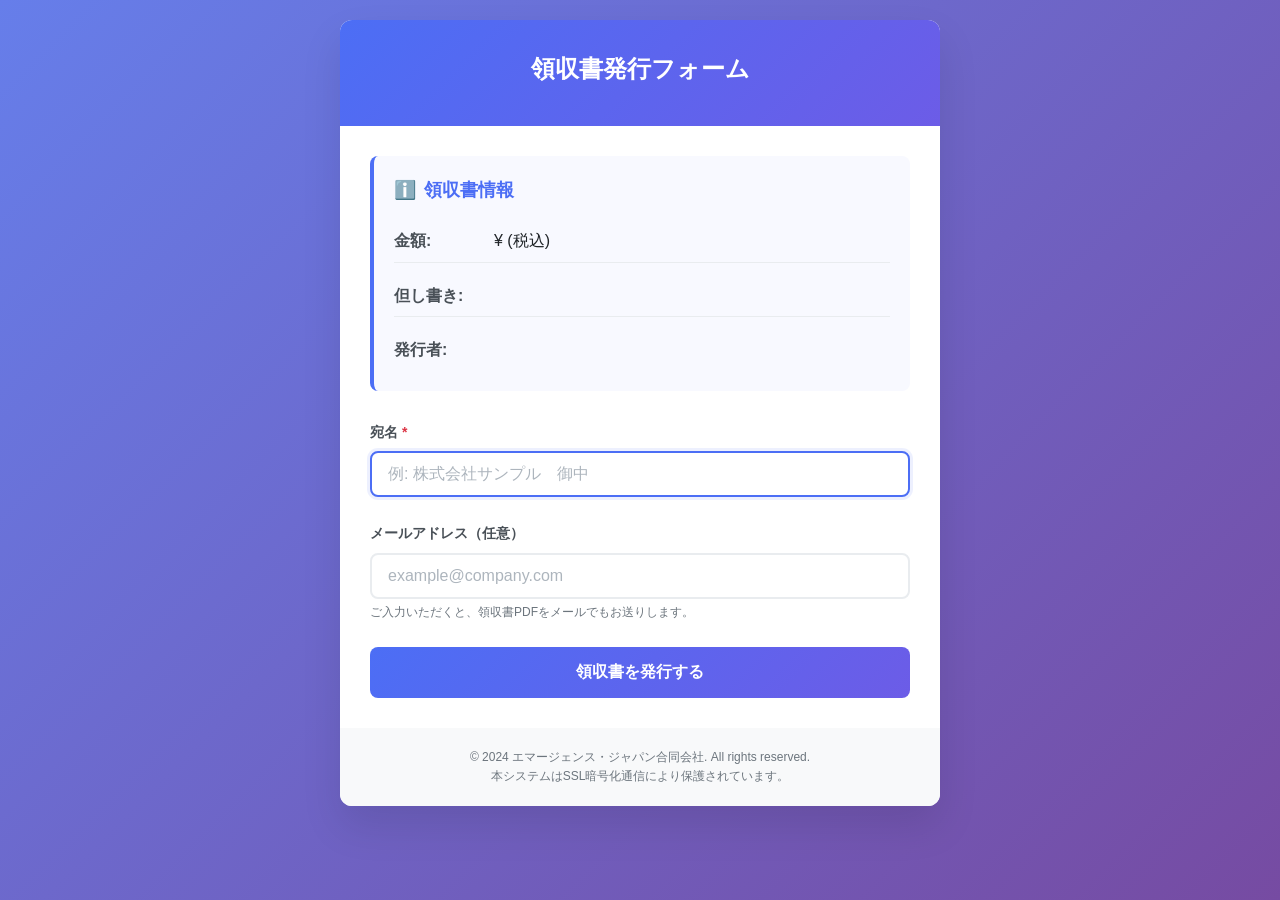
<file: recept-app/form_最終版.html>
<!DOCTYPE html>
<html lang="ja">
<head>
  <meta charset="UTF-8">
  <meta name="viewport" content="width=device-width, initial-scale=1.0">
  <title>領収書発行フォーム - エマージェンス・ジャパン合同会社</title>
  <style>
    * {
      margin: 0;
      padding: 0;
      box-sizing: border-box;
    }
    
    body {
      font-family: 'Hiragino Kaku Gothic ProN', 'Hiragino Sans', Meiryo, sans-serif;
      line-height: 1.6;
      color: #333;
      background: linear-gradient(135deg, #667eea 0%, #764ba2 100%);
      min-height: 100vh;
      padding: 20px;
    }
    
    .container {
      max-width: 600px;
      margin: 0 auto;
      background: white;
      border-radius: 12px;
      box-shadow: 0 20px 40px rgba(0, 0, 0, 0.1);
      overflow: hidden;
    }
    
    .header {
      background: linear-gradient(135deg, #4c6ef5 0%, #6c5ce7 100%);
      color: white;
      padding: 30px;
      text-align: center;
    }
    
    .header h1 {
      font-size: 24px;
      margin-bottom: 8px;
      font-weight: 600;
    }
    
    .header p {
      opacity: 0.9;
      font-size: 14px;
    }
    
    .form-content {
      padding: 30px;
    }
    
    .info-section {
      background: #f8f9ff;
      border-radius: 8px;
      padding: 20px;
      margin-bottom: 30px;
      border-left: 4px solid #4c6ef5;
    }
    
    .info-section h2 {
      color: #4c6ef5;
      font-size: 18px;
      margin-bottom: 15px;
      display: flex;
      align-items: center;
    }
    
    .info-section h2::before {
      content: "ℹ️";
      margin-right: 8px;
    }
    
    .info-grid {
      display: grid;
      gap: 12px;
    }
    
    .info-item {
      display: flex;
      padding: 8px 0;
      border-bottom: 1px solid #e9ecef;
    }
    
    .info-item:last-child {
      border-bottom: none;
    }
    
    .info-label {
      font-weight: 600;
      color: #495057;
      min-width: 100px;
    }
    
    .info-value {
      color: #212529;
      font-weight: 500;
    }
    
    .form-group {
      margin-bottom: 25px;
    }
    
    .form-group label {
      display: block;
      margin-bottom: 8px;
      color: #495057;
      font-weight: 600;
      font-size: 14px;
    }
    
    .required {
      color: #dc3545;
    }
    
    .form-control {
      width: 100%;
      padding: 12px 16px;
      border: 2px solid #e9ecef;
      border-radius: 8px;
      font-size: 16px;
      transition: all 0.3s ease;
      font-family: inherit;
    }
    
    .form-control:focus {
      outline: none;
      border-color: #4c6ef5;
      box-shadow: 0 0 0 3px rgba(76, 110, 245, 0.1);
    }
    
    .form-control::placeholder {
      color: #adb5bd;
    }
    
    .submit-btn {
      width: 100%;
      background: linear-gradient(135deg, #4c6ef5 0%, #6c5ce7 100%);
      color: white;
      padding: 15px 24px;
      border: none;
      border-radius: 8px;
      font-size: 16px;
      font-weight: 600;
      cursor: pointer;
      transition: all 0.3s ease;
      position: relative;
      overflow: hidden;
    }
    
    .submit-btn:hover {
      transform: translateY(-2px);
      box-shadow: 0 8px 25px rgba(76, 110, 245, 0.3);
    }
    
    .submit-btn:active {
      transform: translateY(0);
    }
    
    .submit-btn:disabled {
      opacity: 0.6;
      cursor: not-allowed;
      transform: none;
    }
    
    .loading {
      display: none;
      align-items: center;
      justify-content: center;
    }
    
    .loading::before {
      content: "";
      width: 20px;
      height: 20px;
      border: 2px solid rgba(255, 255, 255, 0.3);
      border-radius: 50%;
      border-top-color: white;
      animation: spin 1s linear infinite;
      margin-right: 8px;
    }
    
    @keyframes spin {
      to {
        transform: rotate(360deg);
      }
    }
    
    .result {
      display: none;
      padding: 20px;
      margin-top: 20px;
      border-radius: 8px;
      text-align: center;
    }
    
    .result.success {
      background: #d1e7dd;
      border: 1px solid #a3cfbb;
      color: #0a3622;
    }
    
    .result.error {
      background: #f8d7da;
      border: 1px solid #f1aeb5;
      color: #58151c;
    }
    
    .result h3 {
      margin-bottom: 15px;
      font-size: 18px;
    }
    
    .download-link {
      display: inline-block;
      background: #198754;
      color: white;
      padding: 12px 24px;
      text-decoration: none;
      border-radius: 6px;
      font-weight: 600;
      margin-top: 15px;
      transition: background 0.3s ease;
    }
    
    .download-link:hover {
      background: #146c43;
    }
    
    .footer {
      background: #f8f9fa;
      padding: 20px;
      text-align: center;
      font-size: 12px;
      color: #6c757d;
    }
    
    @media (max-width: 768px) {
      body {
        padding: 10px;
      }
      
      .header {
        padding: 20px;
      }
      
      .header h1 {
        font-size: 20px;
      }
      
      .form-content {
        padding: 20px;
      }
      
      .info-section {
        padding: 15px;
      }
    }
  </style>
</head>
<body>
  <div class="container">
    <div class="header">
      <h1>領収書発行フォーム</h1>
      <p><?!= company ?></p>
    </div>
    
    <div class="form-content">
      <div class="info-section">
        <h2>領収書情報</h2>
        <div class="info-grid">
          <div class="info-item">
            <span class="info-label">金額:</span>
            <span class="info-value">¥<?!= Number(amount).toLocaleString() ?> (税込)</span>
          </div>
          <div class="info-item">
            <span class="info-label">但し書き:</span>
            <span class="info-value"><?!= description ?></span>
          </div>
          <div class="info-item">
            <span class="info-label">発行者:</span>
            <span class="info-value"><?!= company ?></span>
          </div>
        </div>
      </div>
      
      <!-- 通常のHTMLフォームを使用（JavaScript無し） -->
      <form method="POST" action="">
        <input type="hidden" name="token" value="<?!= token ?>">
        <input type="hidden" name="action" value="post">
        
        <div class="form-group">
          <label for="bill_to">
            宛名 <span class="required">*</span>
          </label>
          <input 
            type="text" 
            id="bill_to" 
            name="bill_to" 
            class="form-control" 
            placeholder="例: 株式会社サンプル　御中"
            required
            maxlength="100"
          >
        </div>
        
        <div class="form-group">
          <label for="customer_email">
            メールアドレス（任意）
          </label>
          <input 
            type="email" 
            id="customer_email" 
            name="customer_email" 
            class="form-control" 
            placeholder="example@company.com"
            maxlength="100"
          >
          <small style="color: #6c757d; font-size: 12px; margin-top: 4px; display: block;">
            ご入力いただくと、領収書PDFをメールでもお送りします。
          </small>
        </div>
        
        <button type="submit" class="submit-btn">
          領収書を発行する
        </button>
      </form>
    </div>
    
    <div class="footer">
      <p>© 2024 エマージェンス・ジャパン合同会社. All rights reserved.</p>
      <p>本システムはSSL暗号化通信により保護されています。</p>
    </div>
  </div>

  <script>
    // 宛名入力フィールドにフォーカス
    document.getElementById('bill_to').focus();
    
    // リアルタイム入力検証
    document.getElementById('bill_to').addEventListener('input', function(e) {
      const value = e.target.value.trim();
      const submitBtn = document.querySelector('.submit-btn');
      
      if (value.length > 0) {
        submitBtn.style.opacity = '1';
      } else {
        submitBtn.style.opacity = '0.6';
      }
    });
  </script>
</body>
</html>
</file>
